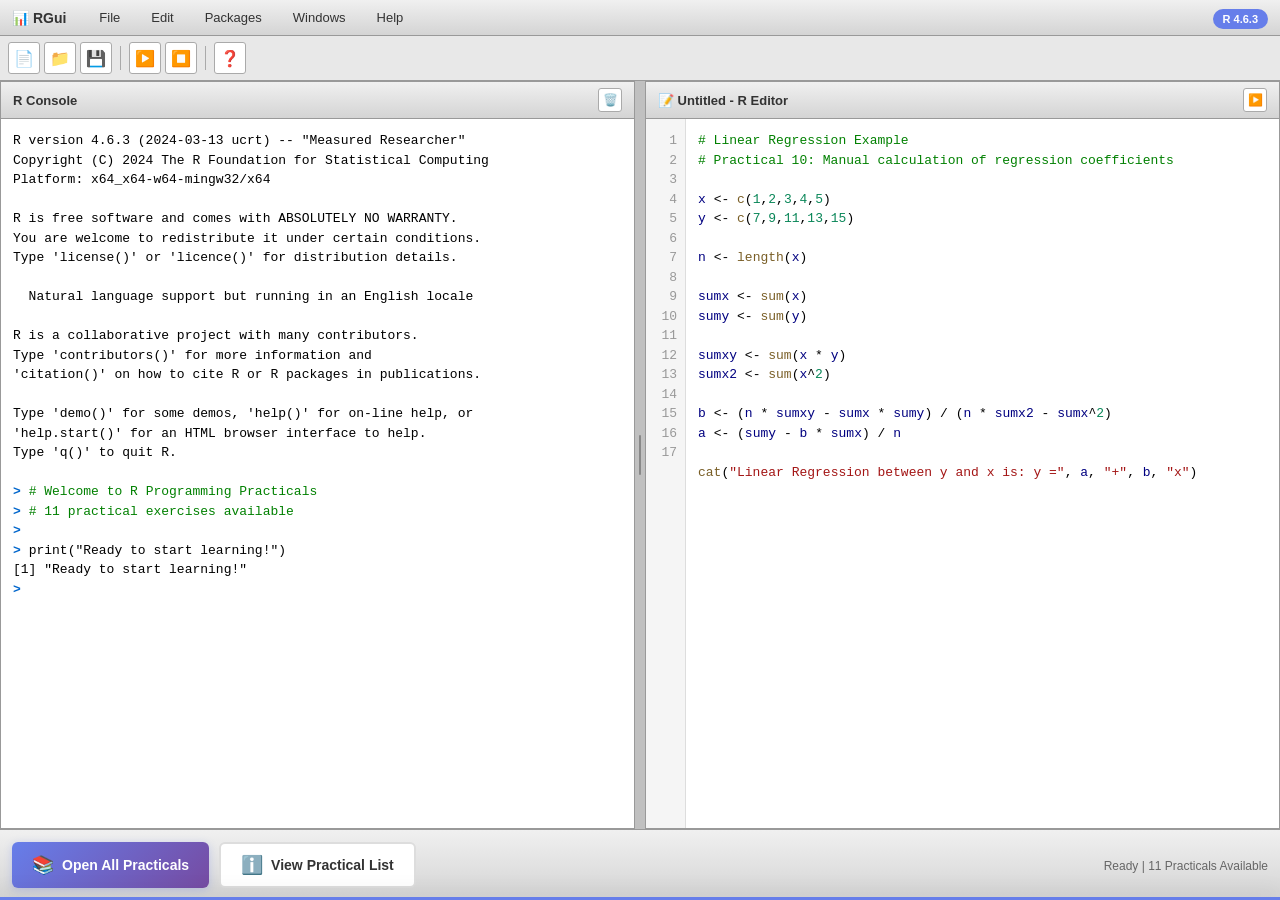
<file: index.html>
<!DOCTYPE html>
<html lang="en">
<head>
    <meta charset="UTF-8">
    <meta name="viewport" content="width=device-width, initial-scale=1.0">
    <title>R Programming IDE - Practicals</title>
    <link rel="stylesheet" href="landing.css">
</head>
<body>
    <div class="ide-container">
        <!-- Top Menu Bar -->
        <div class="menu-bar">
            <div class="menu-left">
                <span class="app-title">📊 RGui</span>
                <span class="menu-item">File</span>
                <span class="menu-item">Edit</span>
                <span class="menu-item">Packages</span>
                <span class="menu-item">Windows</span>
                <span class="menu-item">Help</span>
            </div>
            <div class="menu-right">
                <span class="version-badge">R 4.6.3</span>
            </div>
        </div>

        <!-- Toolbar -->
        <div class="toolbar">
            <button class="tool-btn" title="New Script">📄</button>
            <button class="tool-btn" title="Open">📁</button>
            <button class="tool-btn" title="Save">💾</button>
            <div class="separator"></div>
            <button class="tool-btn" title="Run">▶️</button>
            <button class="tool-btn" title="Stop">⏹️</button>
            <div class="separator"></div>
            <button class="tool-btn" title="Help">❓</button>
        </div>

        <!-- Split Layout -->
        <div class="split-container">
            <!-- Left Side: Console -->
            <div class="console-panel">
                <div class="panel-header">
                    <span class="panel-title">R Console</span>
                    <div class="panel-controls">
                        <button class="panel-btn" title="Clear Console">🗑️</button>
                    </div>
                </div>
                <div class="console-content">
                    <pre class="console-text">R version 4.6.3 (2024-03-13 ucrt) -- "Measured Researcher"
Copyright (C) 2024 The R Foundation for Statistical Computing
Platform: x64_x64-w64-mingw32/x64

R is free software and comes with ABSOLUTELY NO WARRANTY.
You are welcome to redistribute it under certain conditions.
Type 'license()' or 'licence()' for distribution details.

  Natural language support but running in an English locale

R is a collaborative project with many contributors.
Type 'contributors()' for more information and
'citation()' on how to cite R or R packages in publications.

Type 'demo()' for some demos, 'help()' for on-line help, or
'help.start()' for an HTML browser interface to help.
Type 'q()' to quit R.

<span class="prompt">&gt;</span> <span class="comment"># Welcome to R Programming Practicals</span>
<span class="prompt">&gt;</span> <span class="comment"># 11 practical exercises available</span>
<span class="prompt">&gt;</span> 
<span class="prompt">&gt;</span> <span class="code">print("Ready to start learning!")</span>
[1] "Ready to start learning!"
<span class="prompt">&gt;</span> <span class="cursor">█</span></pre>
                </div>
            </div>

            <!-- Resizer -->
            <div class="resizer" id="resizer"></div>

            <!-- Right Side: Editor -->
            <div class="editor-panel">
                <div class="panel-header">
                    <span class="panel-title">📝 Untitled - R Editor</span>
                    <div class="panel-controls">
                        <button class="panel-btn" title="Run Code">▶️</button>
                    </div>
                </div>
                <div class="editor-content">
                    <div class="line-numbers" id="lineNumbers">
                        <span>1</span>
                        <span>2</span>
                        <span>3</span>
                        <span>4</span>
                        <span>5</span>
                        <span>6</span>
                        <span>7</span>
                        <span>8</span>
                        <span>9</span>
                        <span>10</span>
                        <span>11</span>
                        <span>12</span>
                        <span>13</span>
                        <span>14</span>
                        <span>15</span>
                        <span>16</span>
                        <span>17</span>
                    </div>
                    <pre class="code-editor"><span class="comment"># Linear Regression Example</span>
<span class="comment"># Practical 10: Manual calculation of regression coefficients</span>

<span class="variable">x</span> <span class="operator">&lt;-</span> <span class="function">c</span>(<span class="number">1</span>,<span class="number">2</span>,<span class="number">3</span>,<span class="number">4</span>,<span class="number">5</span>)
<span class="variable">y</span> <span class="operator">&lt;-</span> <span class="function">c</span>(<span class="number">7</span>,<span class="number">9</span>,<span class="number">11</span>,<span class="number">13</span>,<span class="number">15</span>)

<span class="variable">n</span> <span class="operator">&lt;-</span> <span class="function">length</span>(<span class="variable">x</span>)

<span class="variable">sumx</span> <span class="operator">&lt;-</span> <span class="function">sum</span>(<span class="variable">x</span>)
<span class="variable">sumy</span> <span class="operator">&lt;-</span> <span class="function">sum</span>(<span class="variable">y</span>)

<span class="variable">sumxy</span> <span class="operator">&lt;-</span> <span class="function">sum</span>(<span class="variable">x</span> <span class="operator">*</span> <span class="variable">y</span>)
<span class="variable">sumx2</span> <span class="operator">&lt;-</span> <span class="function">sum</span>(<span class="variable">x</span><span class="operator">^</span><span class="number">2</span>)

<span class="variable">b</span> <span class="operator">&lt;-</span> (<span class="variable">n</span> <span class="operator">*</span> <span class="variable">sumxy</span> <span class="operator">-</span> <span class="variable">sumx</span> <span class="operator">*</span> <span class="variable">sumy</span>) <span class="operator">/</span> (<span class="variable">n</span> <span class="operator">*</span> <span class="variable">sumx2</span> <span class="operator">-</span> <span class="variable">sumx</span><span class="operator">^</span><span class="number">2</span>)
<span class="variable">a</span> <span class="operator">&lt;-</span> (<span class="variable">sumy</span> <span class="operator">-</span> <span class="variable">b</span> <span class="operator">*</span> <span class="variable">sumx</span>) <span class="operator">/</span> <span class="variable">n</span>

<span class="function">cat</span>(<span class="string">"Linear Regression between y and x is: y ="</span>, <span class="variable">a</span>, <span class="string">"+"</span>, <span class="variable">b</span>, <span class="string">"x"</span>)</pre>
                </div>
            </div>
        </div>

        <!-- Bottom Action Bar -->
        <div class="action-bar">
            <div class="action-left">
                <button class="action-btn primary" onclick="window.location.href='landing.html'">
                    <span class="btn-icon">📚</span>
                    Open All Practicals
                </button>
                <button class="action-btn secondary" onclick="toggleHelp()">
                    <span class="btn-icon">ℹ️</span>
                    View Practical List
                </button>
            </div>
            <div class="action-right">
                <span class="status-text">Ready | 11 Practicals Available</span>
            </div>
        </div>

        <!-- Help Panel (Hidden by default) -->
        <div class="help-panel" id="helpPanel">
            <div class="help-header">
                <h3>📖 Available R Programming Practicals</h3>
                <button class="close-help" onclick="toggleHelp()">×</button>
            </div>
            <div class="help-content">
                <div class="practical-grid">
                    <div class="practical-item">
                        <span class="practical-num">1</span>
                        <span class="practical-name">Basic Syntax & Data Types</span>
                    </div>
                    <div class="practical-item">
                        <span class="practical-num">2</span>
                        <span class="practical-name">Functions & Data Structures</span>
                    </div>
                    <div class="practical-item">
                        <span class="practical-num">3</span>
                        <span class="practical-name">Matrix Operations</span>
                    </div>
                    <div class="practical-item">
                        <span class="practical-num">4</span>
                        <span class="practical-name">Descriptive Statistics</span>
                    </div>
                    <div class="practical-item">
                        <span class="practical-num">5</span>
                        <span class="practical-name">CSV Data Analysis</span>
                    </div>
                    <div class="practical-item">
                        <span class="practical-num">6</span>
                        <span class="practical-name">Skewness Calculation</span>
                    </div>
                    <div class="practical-item">
                        <span class="practical-num">7</span>
                        <span class="practical-name">Hypothesis Testing</span>
                    </div>
                    <div class="practical-item">
                        <span class="practical-num">8A</span>
                        <span class="practical-name">Binomial Distribution</span>
                    </div>
                    <div class="practical-item">
                        <span class="practical-num">8B</span>
                        <span class="practical-name">Normal Distribution</span>
                    </div>
                    <div class="practical-item">
                        <span class="practical-num">9</span>
                        <span class="practical-name">Correlation & Regression</span>
                    </div>
                    <div class="practical-item">
                        <span class="practical-num">10</span>
                        <span class="practical-name">Manual Regression Calculation</span>
                    </div>
                </div>
            </div>
        </div>
    </div>

    <script src="landing.js"></script>
</body>
</html>
</file>
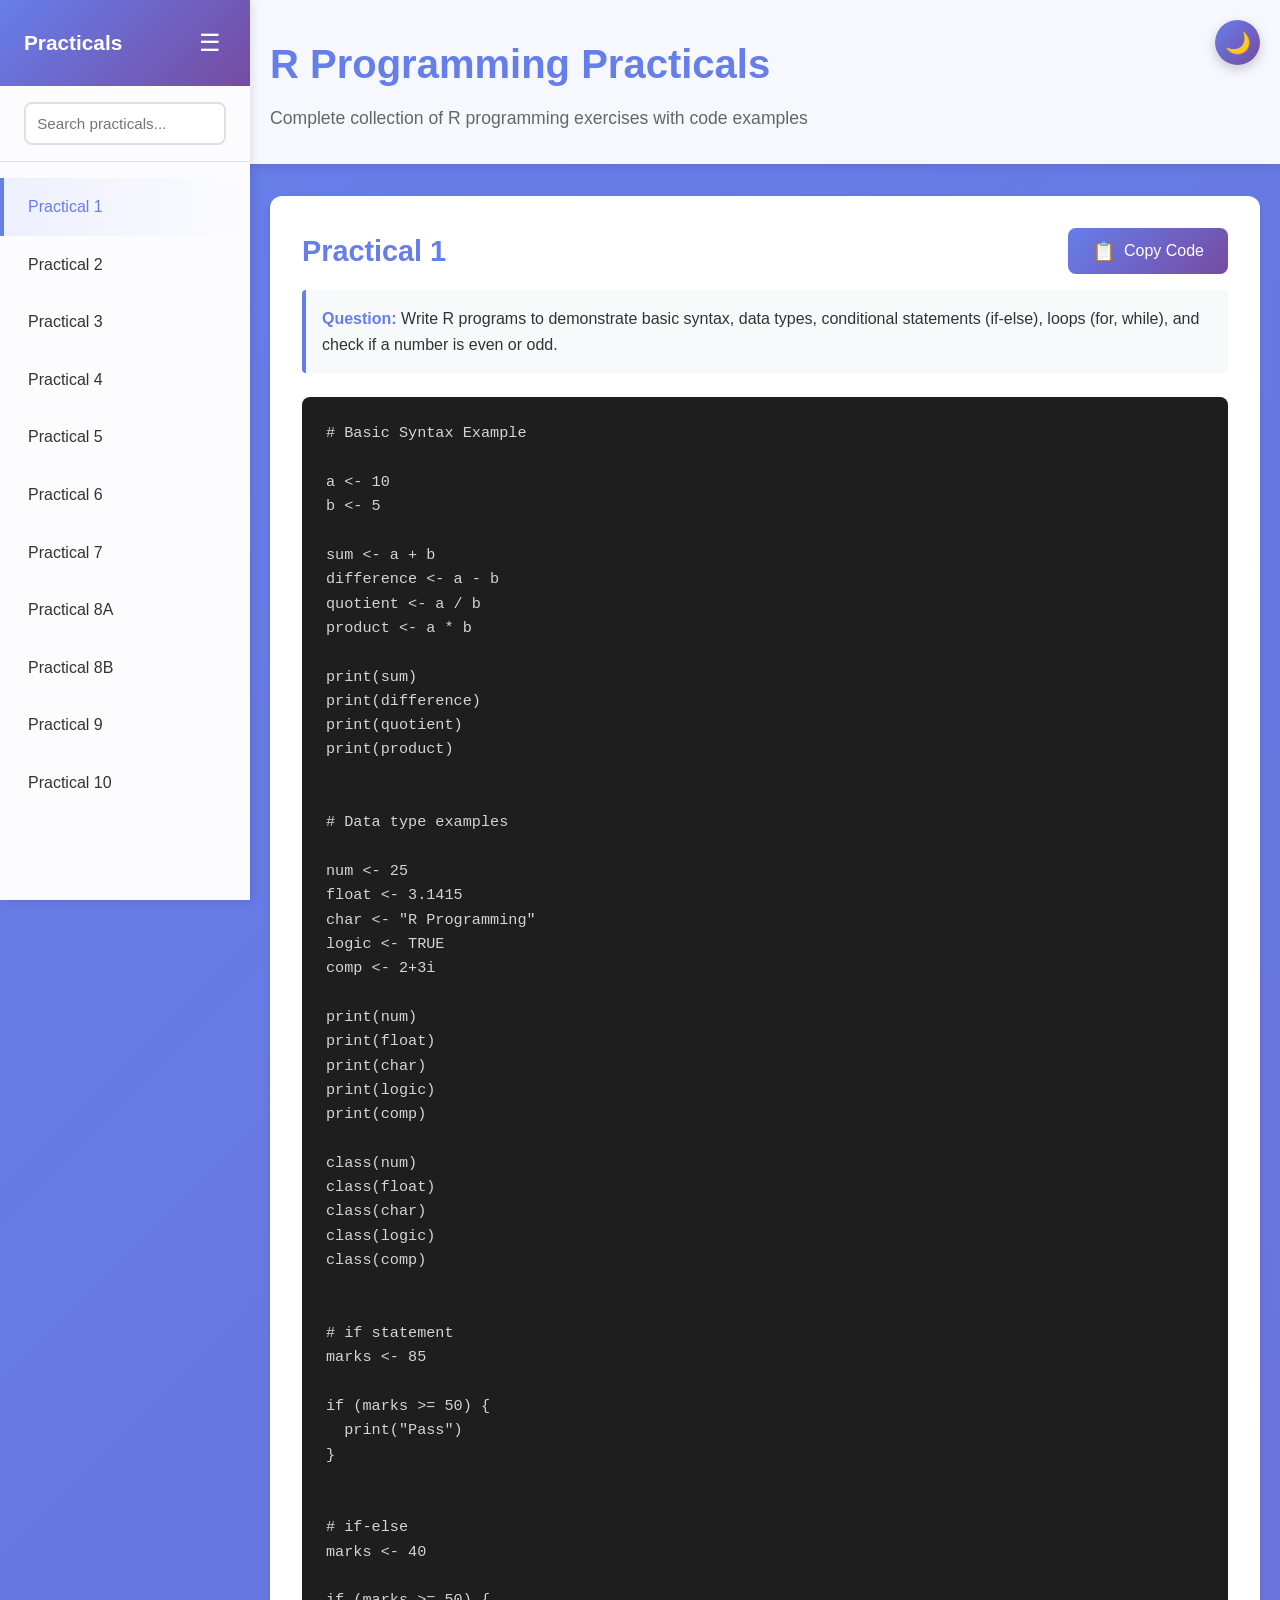
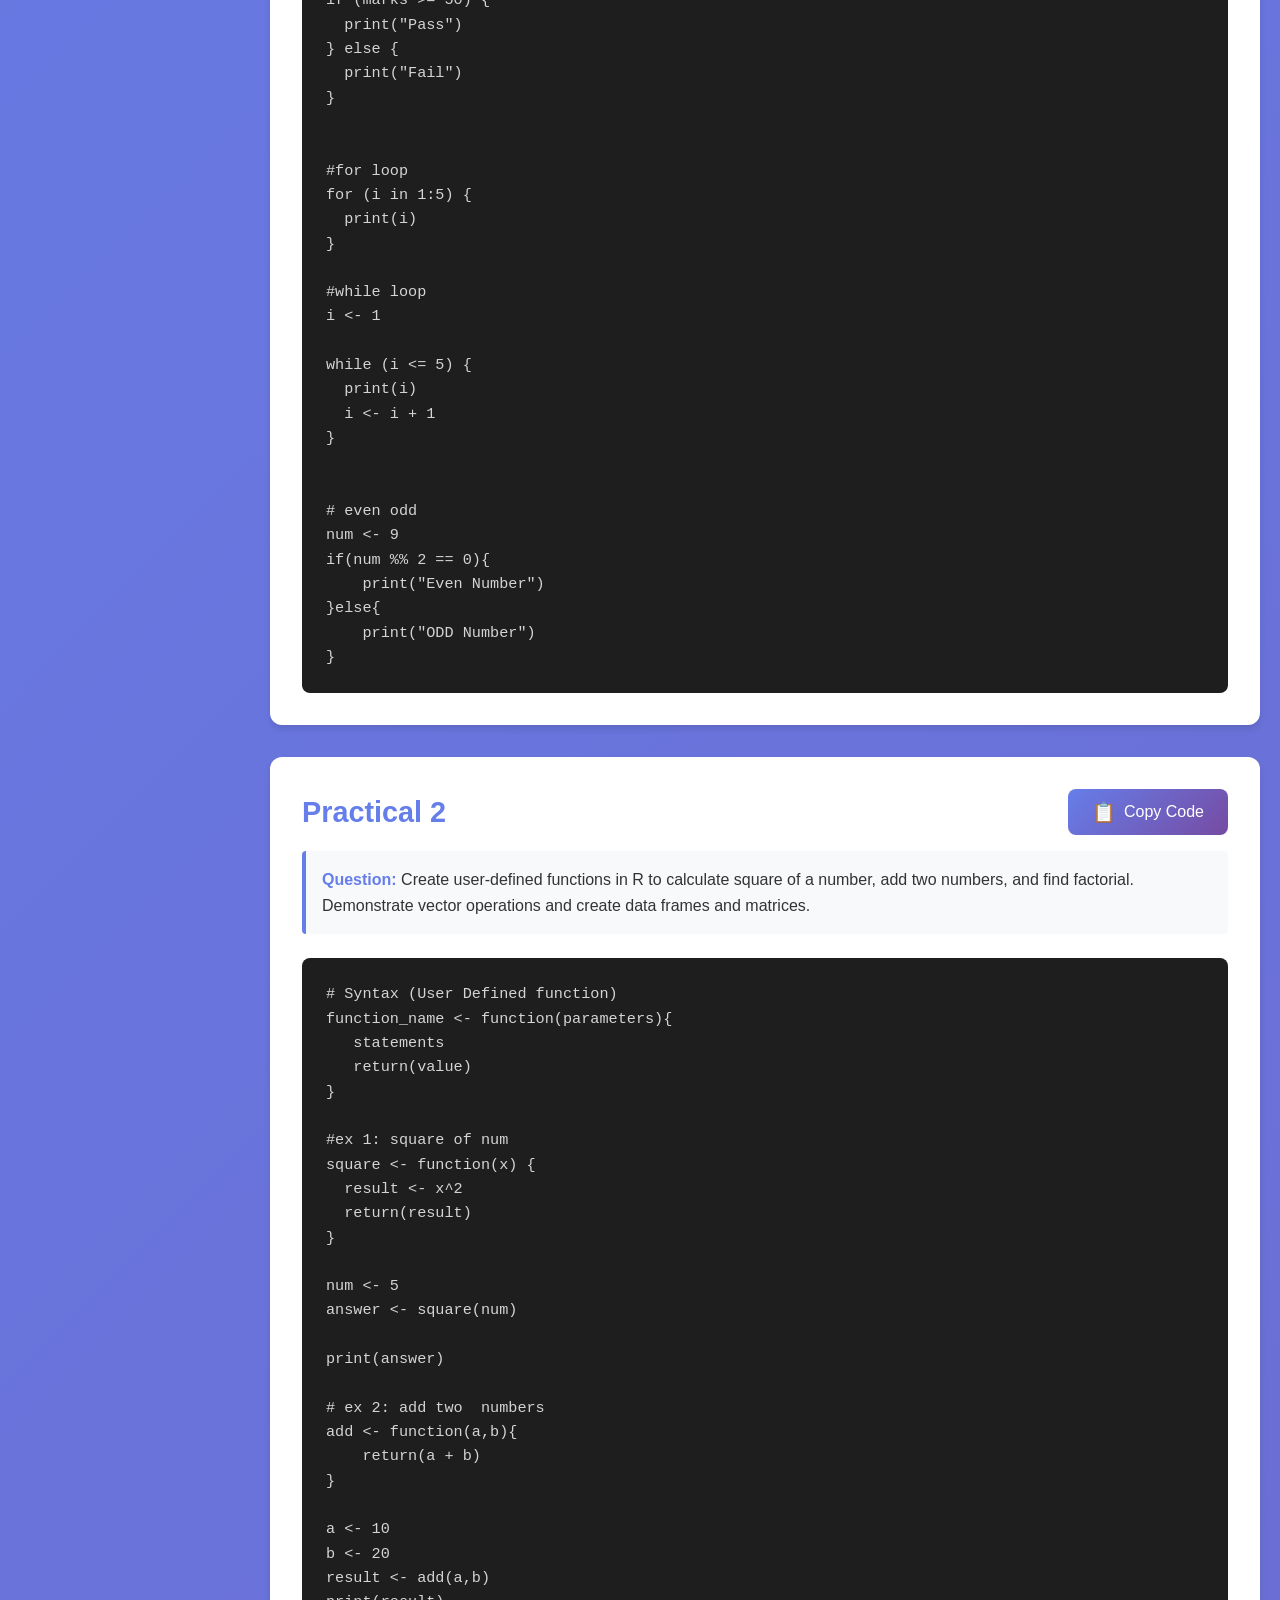
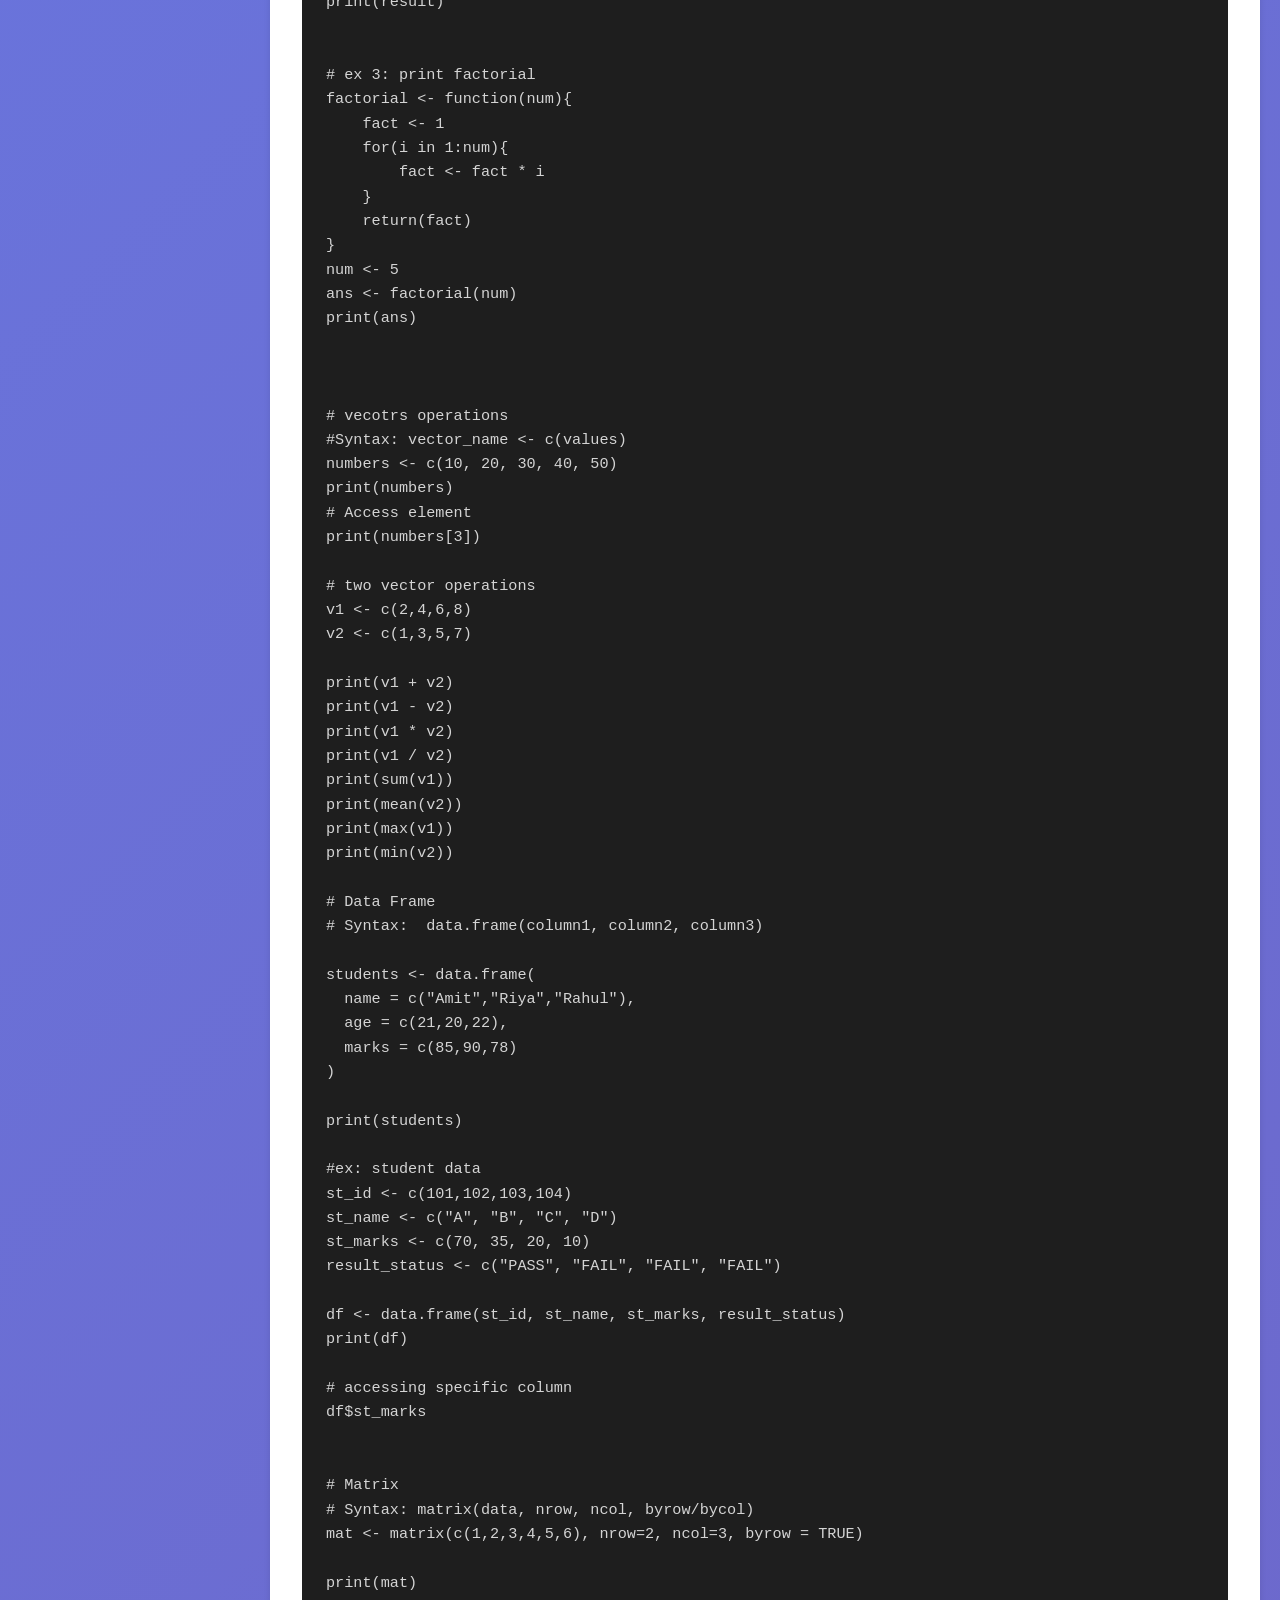
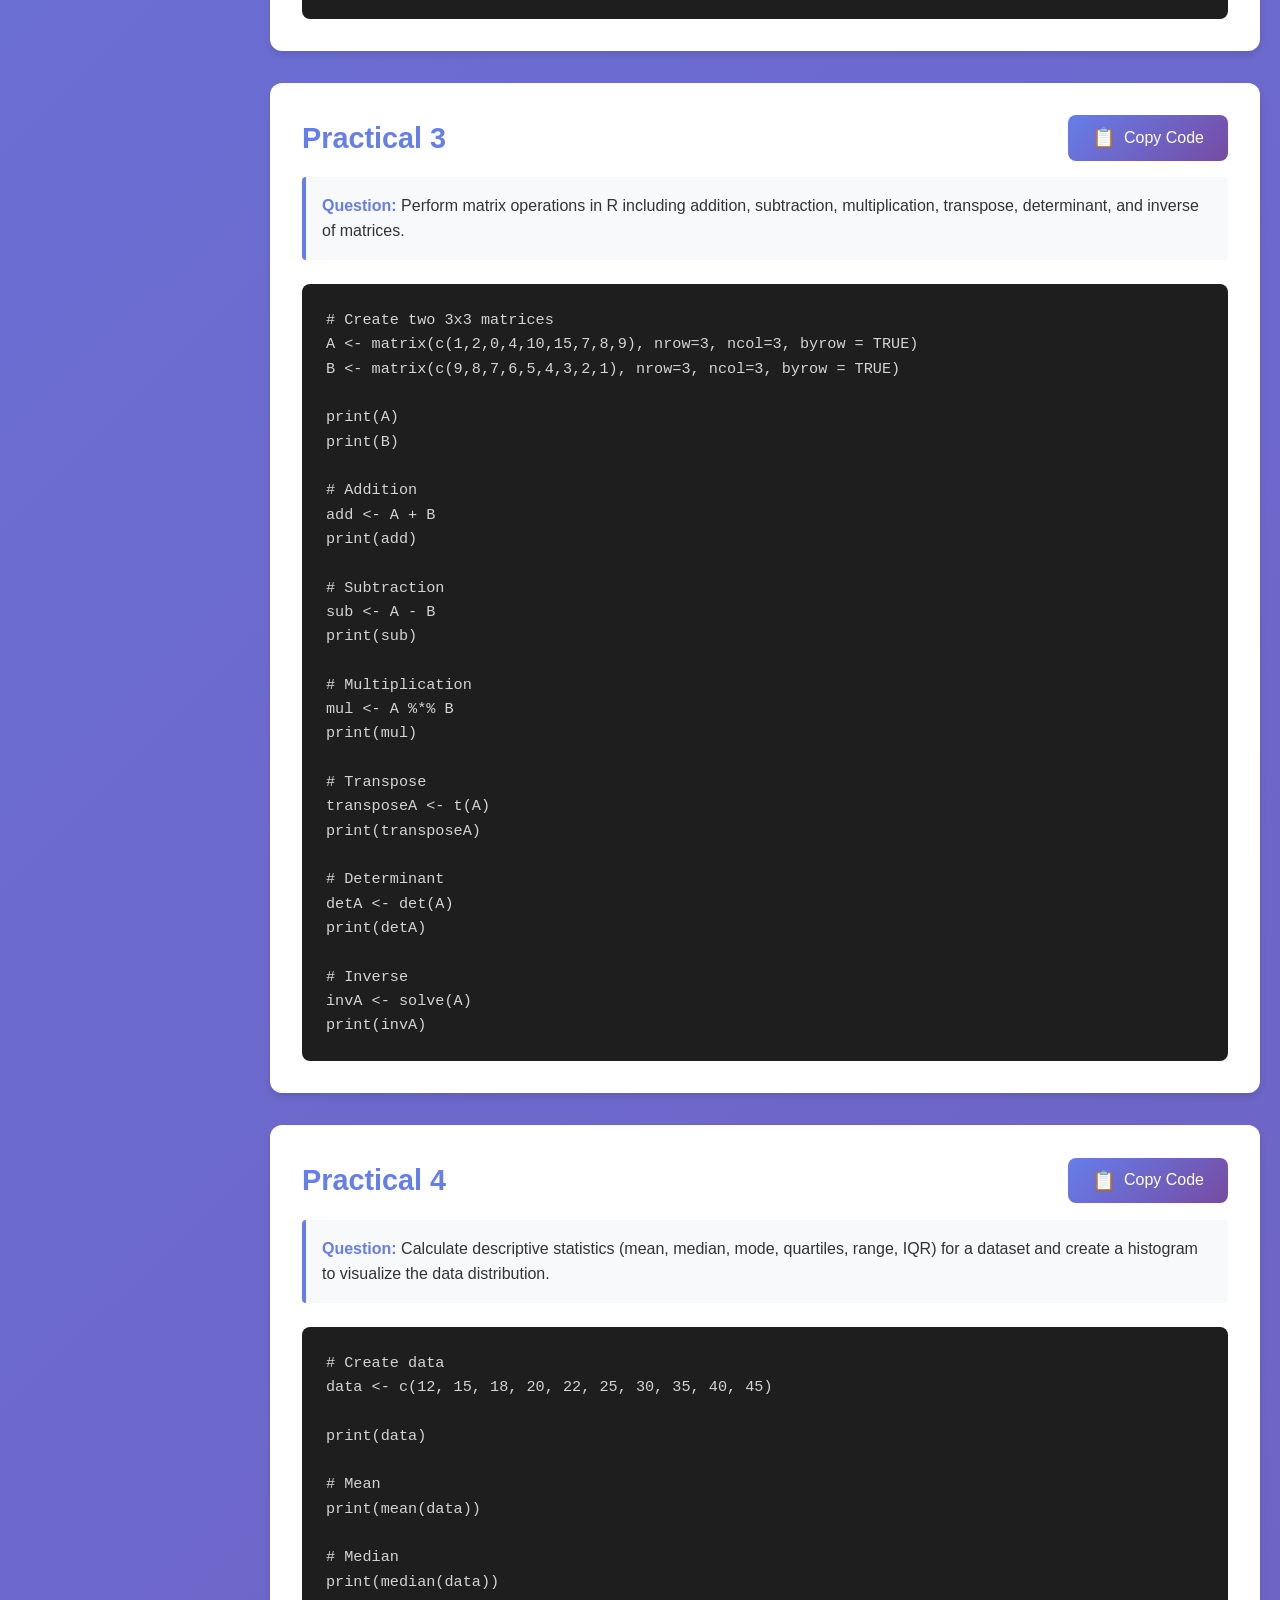
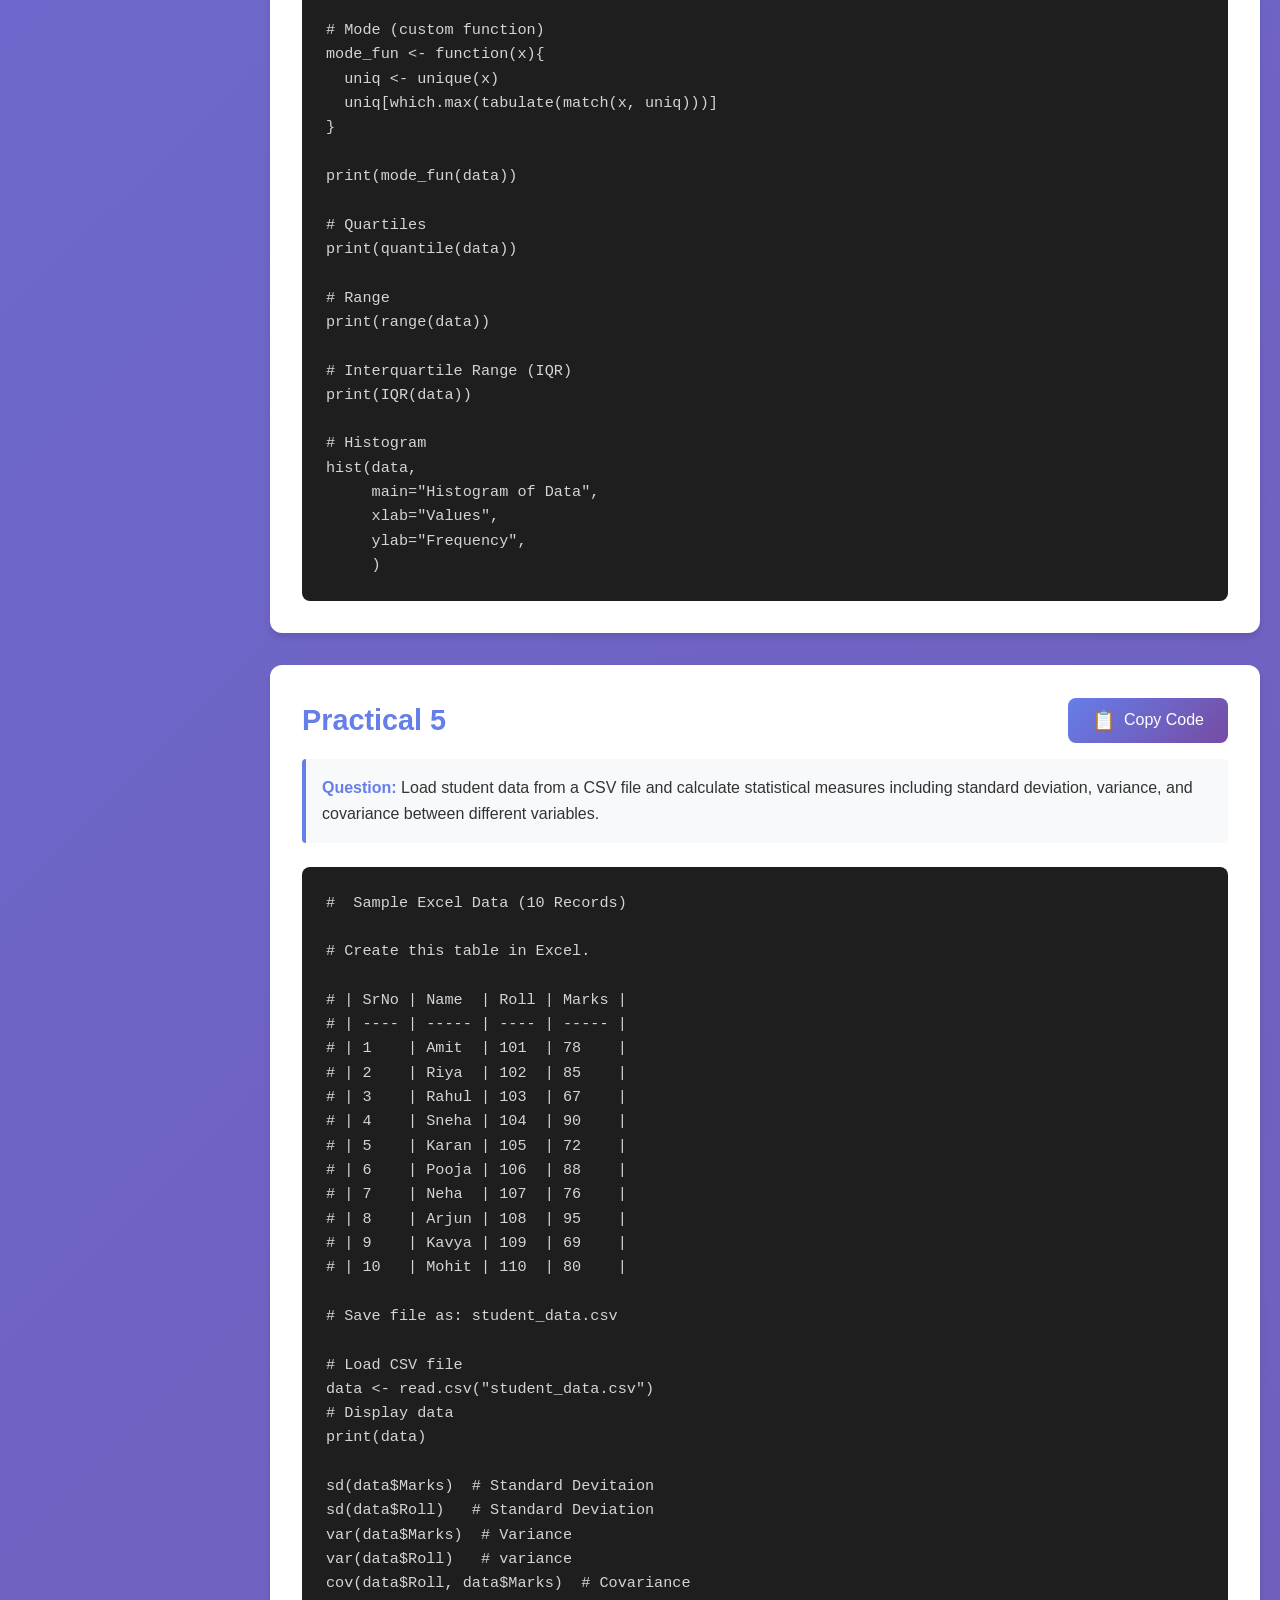
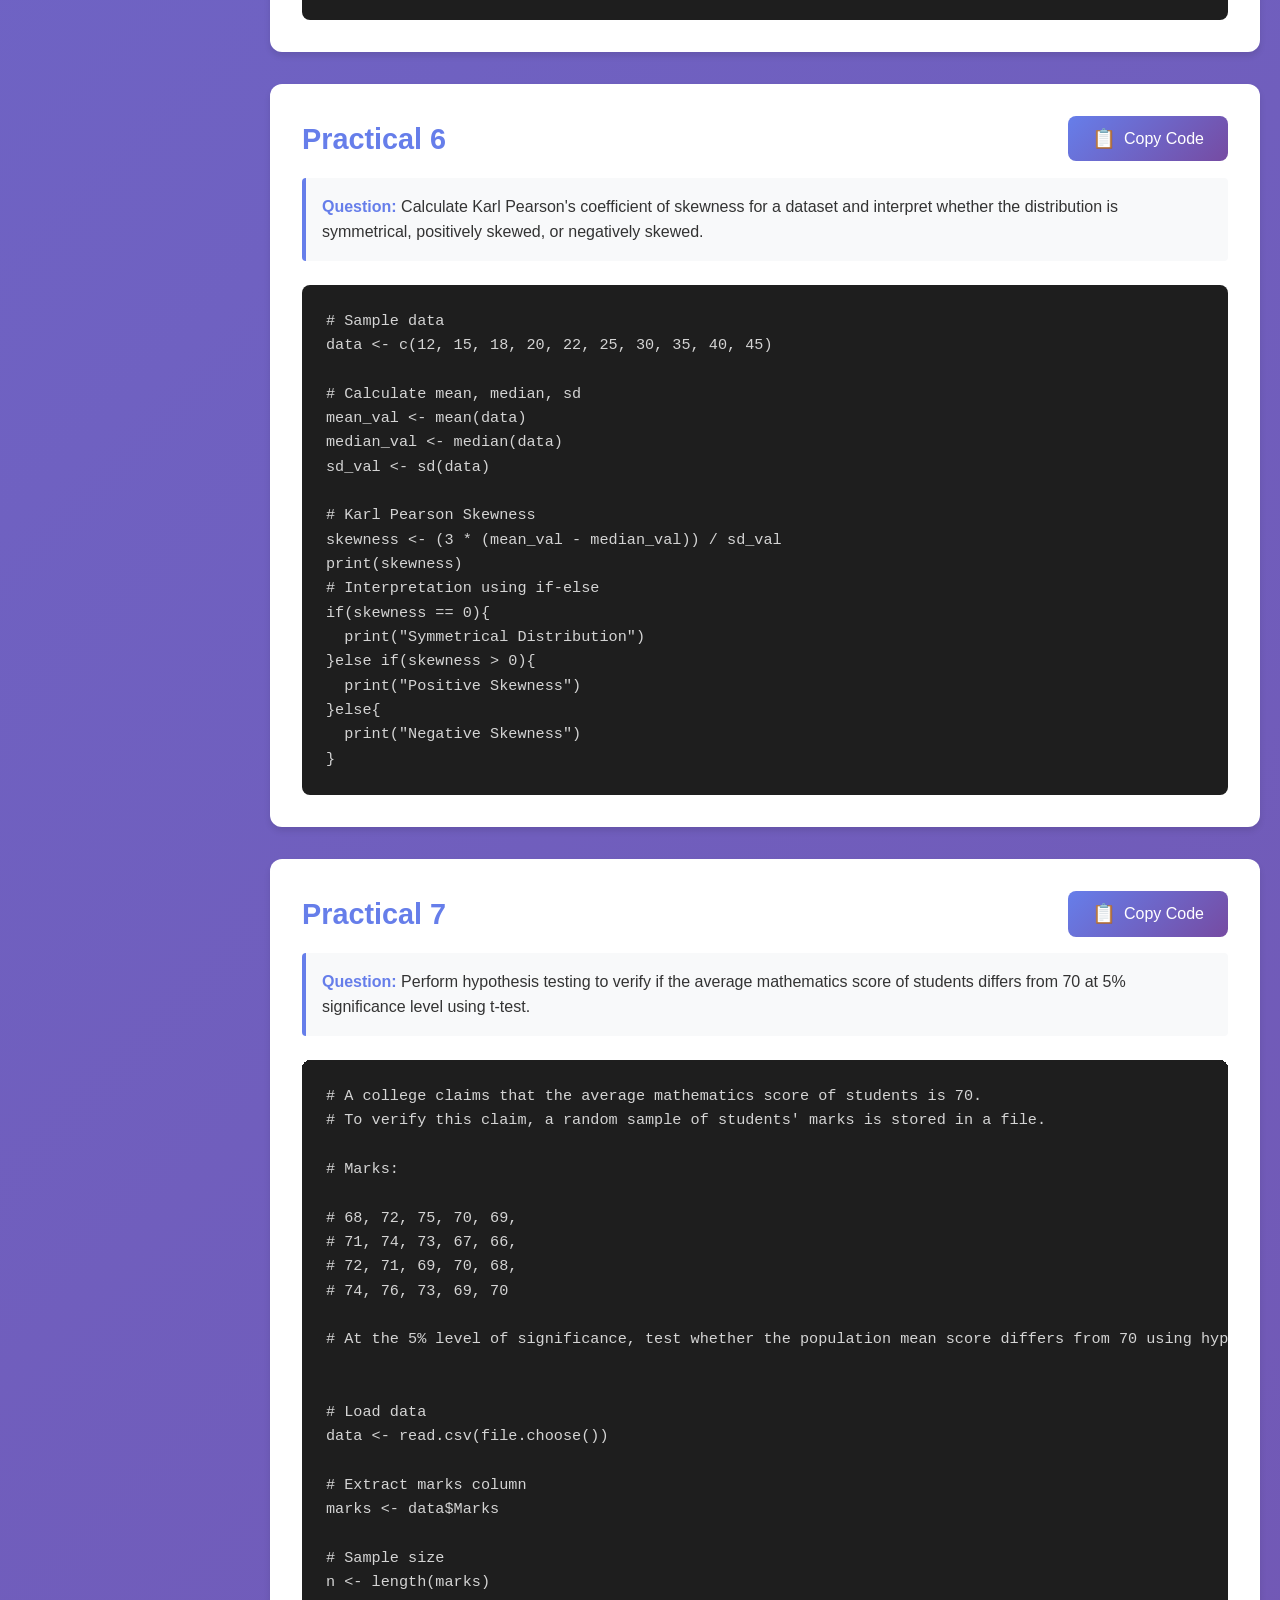
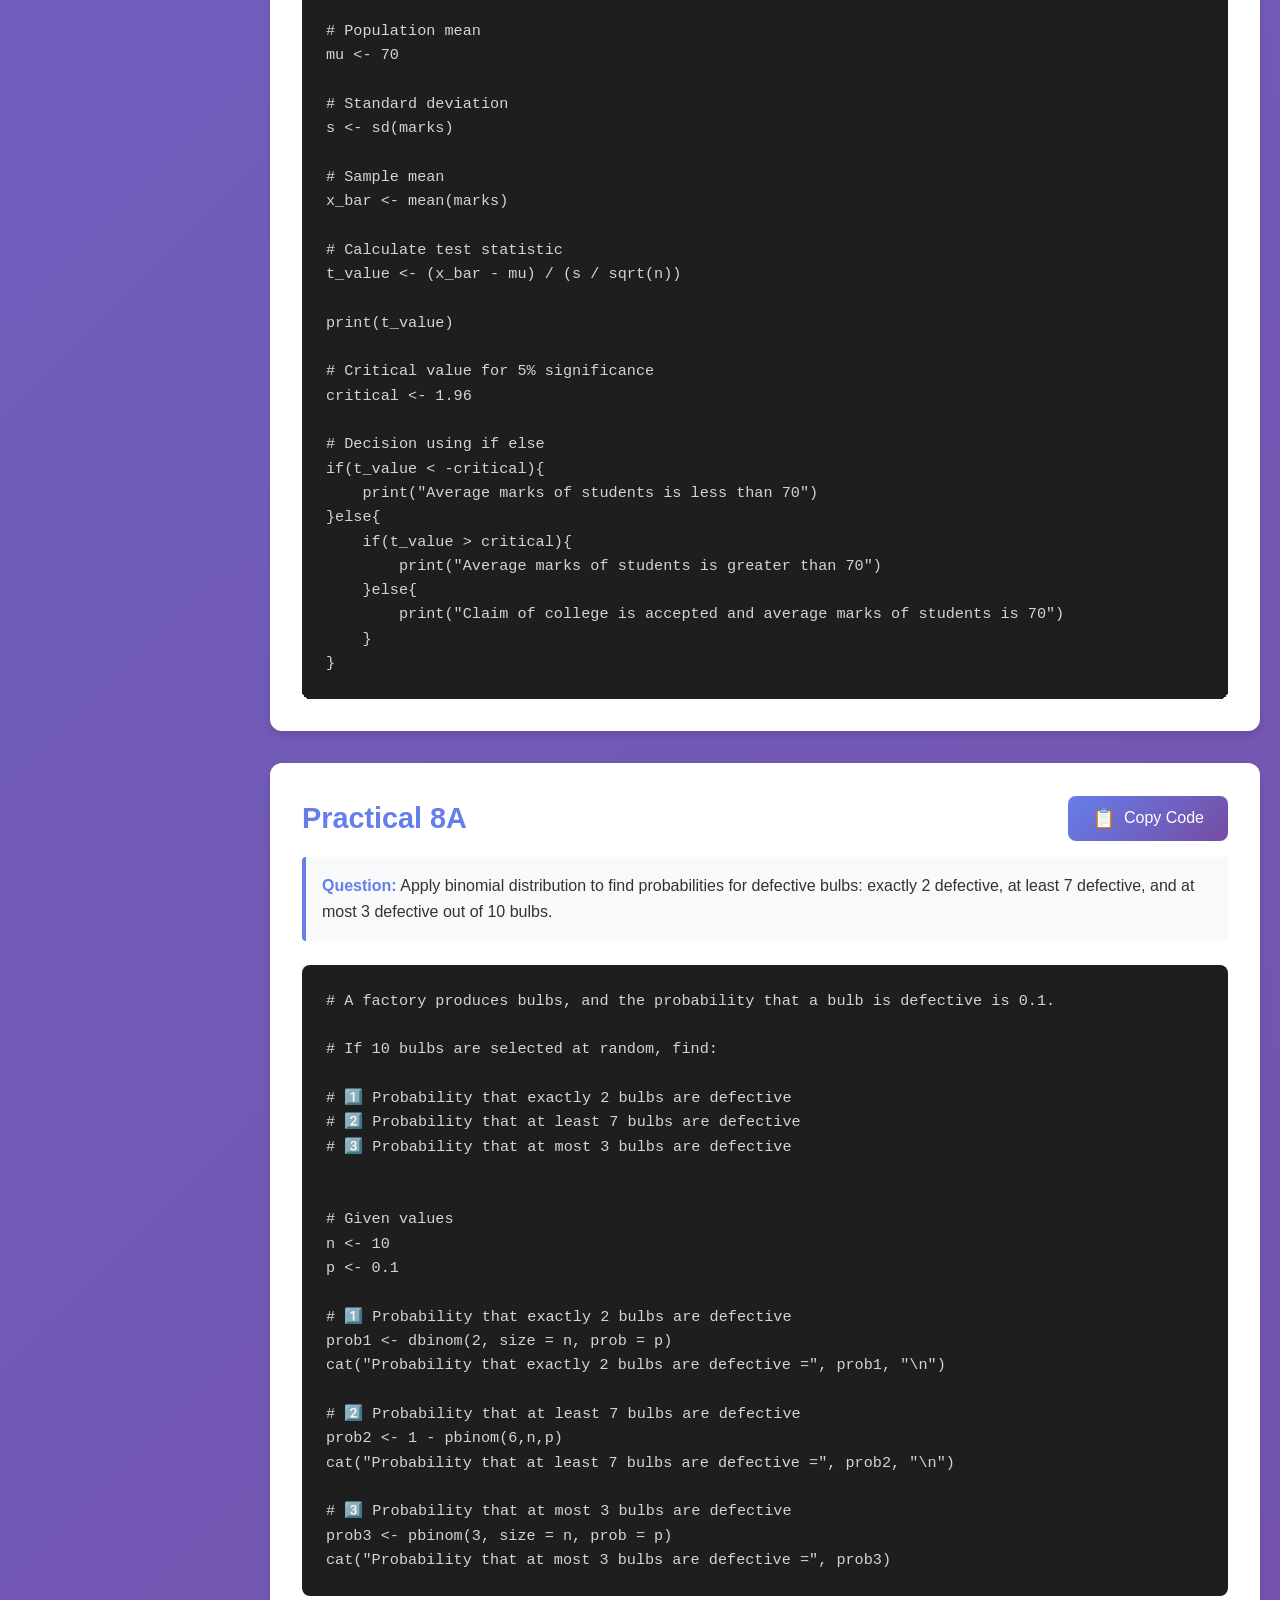
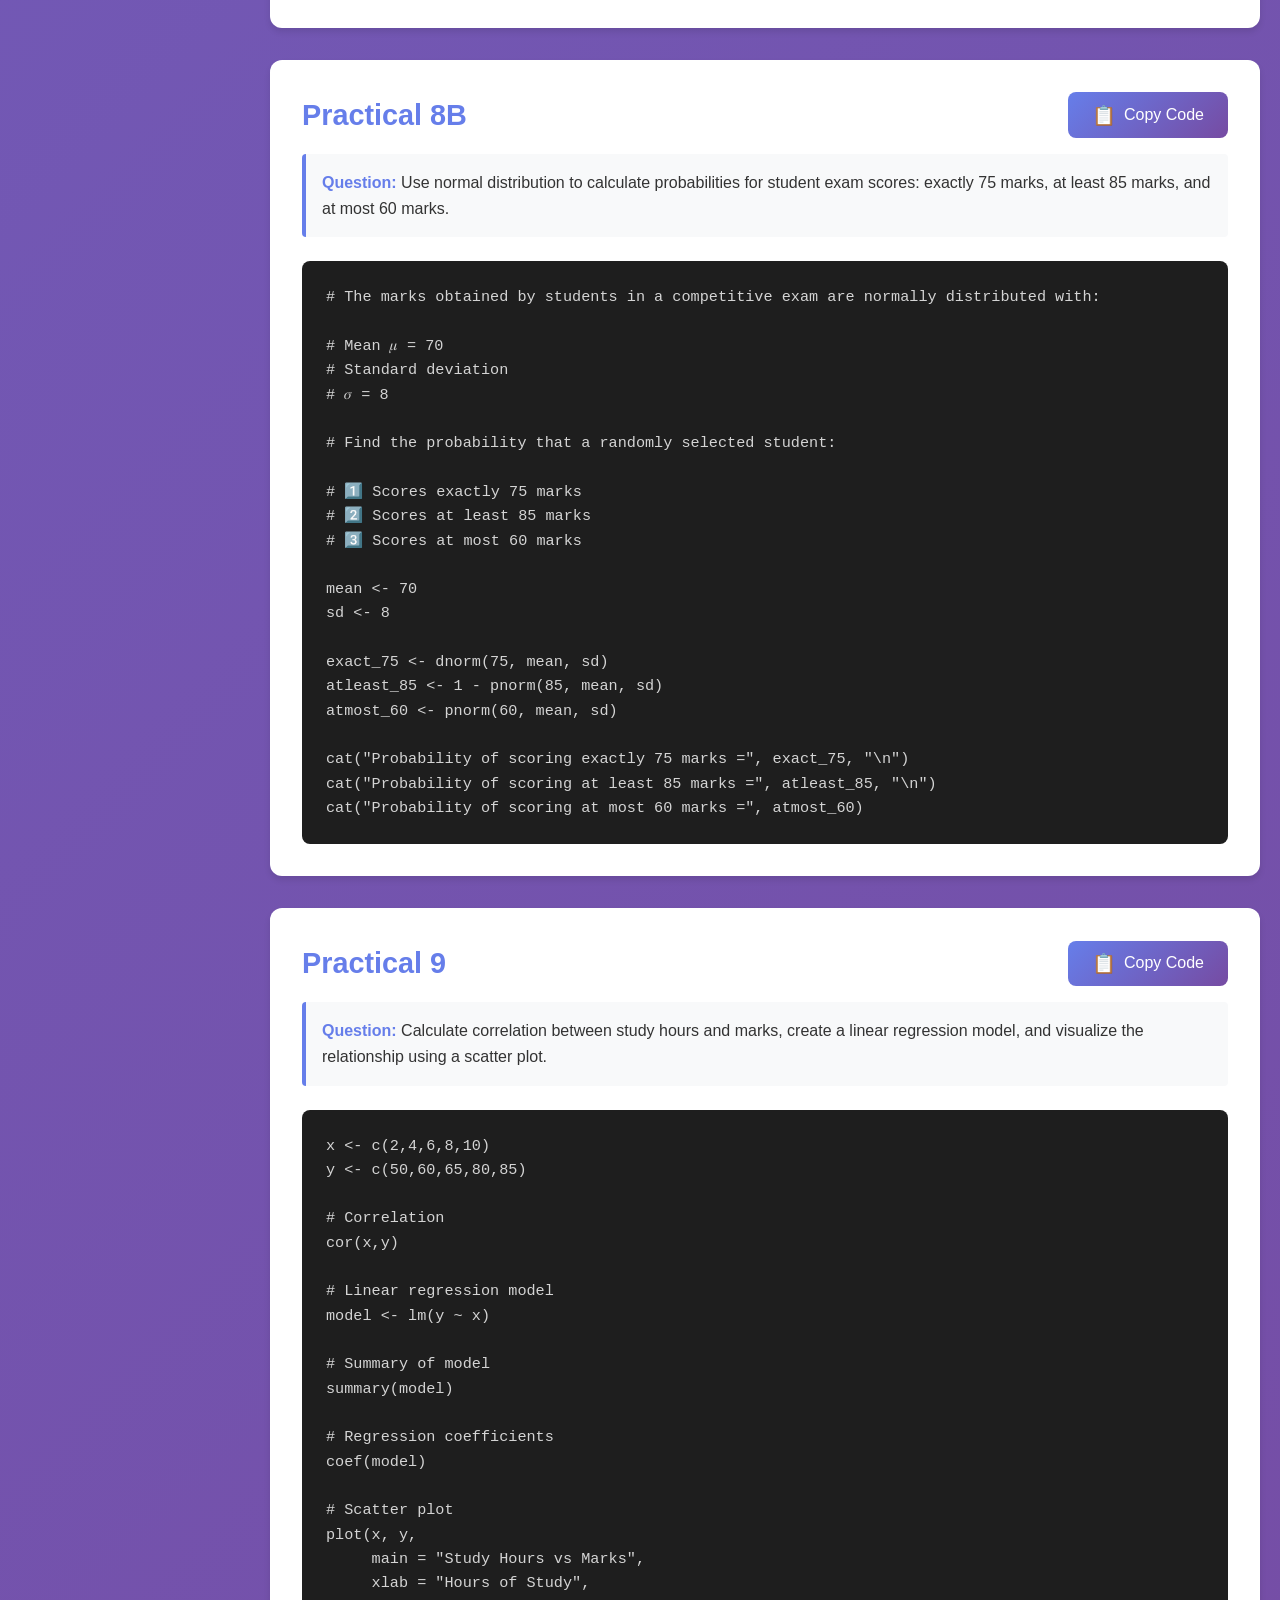
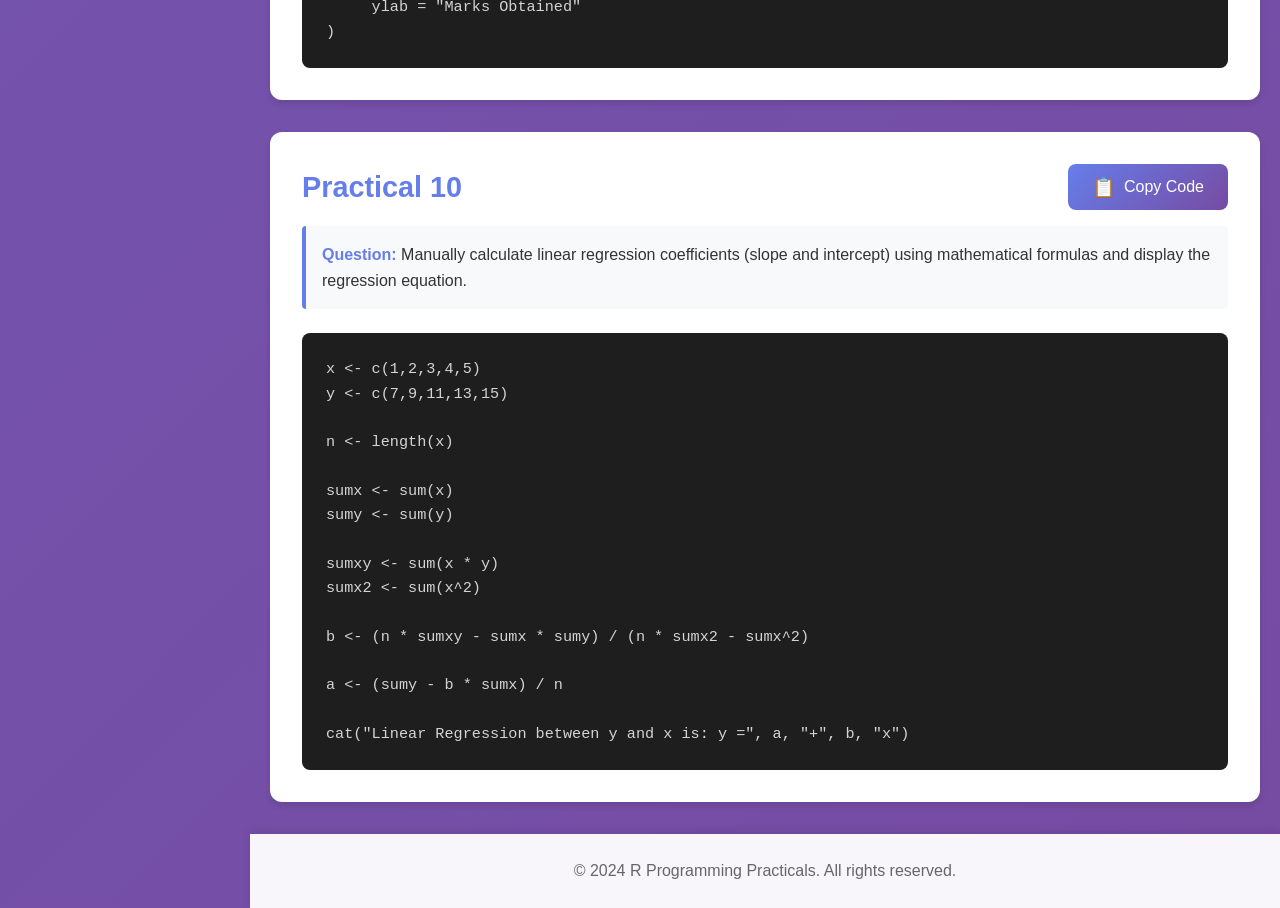
<file: landing.html>
<!DOCTYPE html>
<html lang="en">
<head>
    <meta charset="UTF-8">
    <meta name="viewport" content="width=device-width, initial-scale=1.0">
    <title>R Programming Practicals</title>
    <link rel="stylesheet" href="styles.css">
</head>
<body>
    <!-- Progress Bar -->
    <div class="progress-bar" id="progressBar"></div>

    <!-- Theme Toggle Button -->
    <button class="theme-toggle" id="themeToggle" title="Toggle Dark Mode">🌙</button>

    <!-- Sidebar Navigation -->
    <aside class="sidebar" id="sidebar">
        <div class="sidebar-header">
            <h3>Practicals</h3>
            <button class="toggle-btn" id="toggleBtn">☰</button>
        </div>
        <div class="search-container">
            <input type="text" class="search-box" id="searchBox" placeholder="Search practicals...">
        </div>
        <nav class="sidebar-nav">
            <a href="#practical1" class="nav-link" data-practical="practical 1 basic syntax">Practical 1</a>
            <a href="#practical2" class="nav-link" data-practical="practical 2 functions data">Practical 2</a>
            <a href="#practical3" class="nav-link" data-practical="practical 3 matrix operations">Practical 3</a>
            <a href="#practical4" class="nav-link" data-practical="practical 4 statistics">Practical 4</a>
            <a href="#practical5" class="nav-link" data-practical="practical 5 csv analysis">Practical 5</a>
            <a href="#practical6" class="nav-link" data-practical="practical 6 skewness">Practical 6</a>
            <a href="#practical7" class="nav-link" data-practical="practical 7 hypothesis testing">Practical 7</a>
            <a href="#practical8a" class="nav-link" data-practical="practical 8a binomial distribution">Practical 8A</a>
            <a href="#practical8b" class="nav-link" data-practical="practical 8b normal distribution">Practical 8B</a>
            <a href="#practical9" class="nav-link" data-practical="practical 9 correlation">Practical 9</a>
            <a href="#practical10" class="nav-link" data-practical="practical 10 regression">Practical 10</a>
        </nav>
    </aside>

    <header>
        <div class="container">
            <h1>R Programming Practicals</h1>
            <p>Complete collection of R programming exercises with code examples</p>
        </div>
    </header>

    <main class="container main-content">
        <!-- Practical 1 -->
        <section class="practical-card" id="practical1">
            <div class="practical-header">
                <h2>Practical 1</h2>
                <button class="copy-btn" onclick="copyCode('code1')">
                    <span class="copy-icon">📋</span> Copy Code
                </button>
            </div>
            <div class="question">
                <strong>Question:</strong> Write R programs to demonstrate basic syntax, data types, conditional statements (if-else), loops (for, while), and check if a number is even or odd.
            </div>
            <pre><code id="code1" class="clickable-code" onclick="copyCodeOnClick('code1')"># Basic Syntax Example

a <- 10
b <- 5

sum <- a + b
difference <- a - b
quotient <- a / b
product <- a * b

print(sum)
print(difference)
print(quotient)
print(product)


# Data type examples

num <- 25
float <- 3.1415
char <- "R Programming"
logic <- TRUE
comp <- 2+3i

print(num)
print(float)
print(char)
print(logic)
print(comp)

class(num)
class(float)
class(char)
class(logic)
class(comp)


# if statement
marks <- 85

if (marks >= 50) {
  print("Pass")
}


# if-else
marks <- 40

if (marks >= 50) {
  print("Pass")
} else {
  print("Fail")
}


#for loop
for (i in 1:5) {
  print(i)
}

#while loop
i <- 1

while (i <= 5) {
  print(i)
  i <- i + 1
}


# even odd
num <- 9
if(num %% 2 == 0){
    print("Even Number")
}else{
    print("ODD Number")
}
</code></pre>
        </section>

        <!-- Practical 2 -->
        <section class="practical-card" id="practical2">
            <div class="practical-header">
                <h2>Practical 2</h2>
                <button class="copy-btn" onclick="copyCode('code2')">
                    <span class="copy-icon">📋</span> Copy Code
                </button>
            </div>
            <div class="question">
                <strong>Question:</strong> Create user-defined functions in R to calculate square of a number, add two numbers, and find factorial. Demonstrate vector operations and create data frames and matrices.
            </div>
            <pre><code id="code2" class="clickable-code" onclick="copyCodeOnClick('code2')"># Syntax (User Defined function)
function_name <- function(parameters){
   statements
   return(value)
}

#ex 1: square of num
square <- function(x) {
  result <- x^2
  return(result)
}

num <- 5
answer <- square(num)

print(answer)

# ex 2: add two  numbers
add <- function(a,b){
    return(a + b)
}

a <- 10
b <- 20
result <- add(a,b)
print(result)


# ex 3: print factorial
factorial <- function(num){
    fact <- 1
    for(i in 1:num){
        fact <- fact * i
    }
    return(fact)
}
num <- 5
ans <- factorial(num)
print(ans)



# vecotrs operations
#Syntax: vector_name <- c(values)
numbers <- c(10, 20, 30, 40, 50)
print(numbers)
# Access element
print(numbers[3])

# two vector operations
v1 <- c(2,4,6,8)
v2 <- c(1,3,5,7)

print(v1 + v2)
print(v1 - v2)
print(v1 * v2)
print(v1 / v2)
print(sum(v1))
print(mean(v2))
print(max(v1))
print(min(v2))

# Data Frame
# Syntax:  data.frame(column1, column2, column3)

students <- data.frame(
  name = c("Amit","Riya","Rahul"),
  age = c(21,20,22),
  marks = c(85,90,78)
)

print(students)

#ex: student data
st_id <- c(101,102,103,104)
st_name <- c("A", "B", "C", "D")
st_marks <- c(70, 35, 20, 10)
result_status <- c("PASS", "FAIL", "FAIL", "FAIL")

df <- data.frame(st_id, st_name, st_marks, result_status)
print(df)

# accessing specific column
df$st_marks


# Matrix
# Syntax: matrix(data, nrow, ncol, byrow/bycol)
mat <- matrix(c(1,2,3,4,5,6), nrow=2, ncol=3, byrow = TRUE)

print(mat)
</code></pre>
        </section>

        <!-- Practical 3 -->
        <section class="practical-card" id="practical3">
            <div class="practical-header">
                <h2>Practical 3</h2>
                <button class="copy-btn" onclick="copyCode('code3')">
                    <span class="copy-icon">📋</span> Copy Code
                </button>
            </div>
            <div class="question">
                <strong>Question:</strong> Perform matrix operations in R including addition, subtraction, multiplication, transpose, determinant, and inverse of matrices.
            </div>
            <pre><code id="code3" class="clickable-code" onclick="copyCodeOnClick('code3')"># Create two 3x3 matrices
A <- matrix(c(1,2,0,4,10,15,7,8,9), nrow=3, ncol=3, byrow = TRUE)
B <- matrix(c(9,8,7,6,5,4,3,2,1), nrow=3, ncol=3, byrow = TRUE)

print(A)
print(B)

# Addition
add <- A + B
print(add)

# Subtraction
sub <- A - B
print(sub)

# Multiplication
mul <- A %*% B
print(mul)

# Transpose
transposeA <- t(A)
print(transposeA)

# Determinant
detA <- det(A)
print(detA)

# Inverse
invA <- solve(A)
print(invA)
</code></pre>
        </section>

        <!-- Practical 4 -->
        <section class="practical-card" id="practical4">
            <div class="practical-header">
                <h2>Practical 4</h2>
                <button class="copy-btn" onclick="copyCode('code4')">
                    <span class="copy-icon">📋</span> Copy Code
                </button>
            </div>
            <div class="question">
                <strong>Question:</strong> Calculate descriptive statistics (mean, median, mode, quartiles, range, IQR) for a dataset and create a histogram to visualize the data distribution.
            </div>
            <pre><code id="code4" class="clickable-code" onclick="copyCodeOnClick('code4')"># Create data
data <- c(12, 15, 18, 20, 22, 25, 30, 35, 40, 45)

print(data)

# Mean
print(mean(data))

# Median
print(median(data))

# Mode (custom function)
mode_fun <- function(x){
  uniq <- unique(x)
  uniq[which.max(tabulate(match(x, uniq)))]
}

print(mode_fun(data))

# Quartiles
print(quantile(data))

# Range
print(range(data))

# Interquartile Range (IQR)
print(IQR(data))

# Histogram
hist(data,
     main="Histogram of Data",
     xlab="Values",
     ylab="Frequency",
     )
</code></pre>
        </section>

        <!-- Practical 5 -->
        <section class="practical-card" id="practical5">
            <div class="practical-header">
                <h2>Practical 5</h2>
                <button class="copy-btn" onclick="copyCode('code5')">
                    <span class="copy-icon">📋</span> Copy Code
                </button>
            </div>
            <div class="question">
                <strong>Question:</strong> Load student data from a CSV file and calculate statistical measures including standard deviation, variance, and covariance between different variables.
            </div>
            <pre><code id="code5" class="clickable-code" onclick="copyCodeOnClick('code5')">#  Sample Excel Data (10 Records)

# Create this table in Excel.

# | SrNo | Name  | Roll | Marks |
# | ---- | ----- | ---- | ----- |
# | 1    | Amit  | 101  | 78    |
# | 2    | Riya  | 102  | 85    |
# | 3    | Rahul | 103  | 67    |
# | 4    | Sneha | 104  | 90    |
# | 5    | Karan | 105  | 72    |
# | 6    | Pooja | 106  | 88    |
# | 7    | Neha  | 107  | 76    |
# | 8    | Arjun | 108  | 95    |
# | 9    | Kavya | 109  | 69    |
# | 10   | Mohit | 110  | 80    |

# Save file as: student_data.csv

# Load CSV file
data <- read.csv("student_data.csv")
# Display data
print(data)

sd(data$Marks)  # Standard Devitaion
sd(data$Roll)   # Standard Deviation
var(data$Marks)  # Variance
var(data$Roll)   # variance
cov(data$Roll, data$Marks)  # Covariance
</code></pre>
        </section>

        <!-- Practical 6 -->
        <section class="practical-card" id="practical6">
            <div class="practical-header">
                <h2>Practical 6</h2>
                <button class="copy-btn" onclick="copyCode('code6')">
                    <span class="copy-icon">📋</span> Copy Code
                </button>
            </div>
            <div class="question">
                <strong>Question:</strong> Calculate Karl Pearson's coefficient of skewness for a dataset and interpret whether the distribution is symmetrical, positively skewed, or negatively skewed.
            </div>
            <pre><code id="code6" class="clickable-code" onclick="copyCodeOnClick('code6')"># Sample data
data <- c(12, 15, 18, 20, 22, 25, 30, 35, 40, 45)

# Calculate mean, median, sd
mean_val <- mean(data)
median_val <- median(data)
sd_val <- sd(data)

# Karl Pearson Skewness
skewness <- (3 * (mean_val - median_val)) / sd_val
print(skewness)
# Interpretation using if-else
if(skewness == 0){
  print("Symmetrical Distribution")
}else if(skewness > 0){
  print("Positive Skewness")
}else{
  print("Negative Skewness")
}
</code></pre>
        </section>

        <!-- Practical 7 -->
        <section class="practical-card" id="practical7">
            <div class="practical-header">
                <h2>Practical 7</h2>
                <button class="copy-btn" onclick="copyCode('code7')">
                    <span class="copy-icon">📋</span> Copy Code
                </button>
            </div>
            <div class="question">
                <strong>Question:</strong> Perform hypothesis testing to verify if the average mathematics score of students differs from 70 at 5% significance level using t-test.
            </div>
            <pre><code id="code7" class="clickable-code" onclick="copyCodeOnClick('code7')"># A college claims that the average mathematics score of students is 70.
# To verify this claim, a random sample of students' marks is stored in a file.

# Marks:

# 68, 72, 75, 70, 69,
# 71, 74, 73, 67, 66,
# 72, 71, 69, 70, 68,
# 74, 76, 73, 69, 70

# At the 5% level of significance, test whether the population mean score differs from 70 using hypothesis testing.


# Load data
data <- read.csv(file.choose())

# Extract marks column
marks <- data$Marks

# Sample size
n <- length(marks)

# Population mean
mu <- 70

# Standard deviation
s <- sd(marks)

# Sample mean
x_bar <- mean(marks)

# Calculate test statistic
t_value <- (x_bar - mu) / (s / sqrt(n))

print(t_value)

# Critical value for 5% significance
critical <- 1.96

# Decision using if else
if(t_value < -critical){
    print("Average marks of students is less than 70")
}else{
    if(t_value > critical){
        print("Average marks of students is greater than 70")
    }else{
        print("Claim of college is accepted and average marks of students is 70")
    }
}
</code></pre>
        </section>

        <!-- Practical 8A -->
        <section class="practical-card" id="practical8a">
            <div class="practical-header">
                <h2>Practical 8A</h2>
                <button class="copy-btn" onclick="copyCode('code8a')">
                    <span class="copy-icon">📋</span> Copy Code
                </button>
            </div>
            <div class="question">
                <strong>Question:</strong> Apply binomial distribution to find probabilities for defective bulbs: exactly 2 defective, at least 7 defective, and at most 3 defective out of 10 bulbs.
            </div>
            <pre><code id="code8a" class="clickable-code" onclick="copyCodeOnClick('code8a')"># A factory produces bulbs, and the probability that a bulb is defective is 0.1.

# If 10 bulbs are selected at random, find:

# 1️⃣ Probability that exactly 2 bulbs are defective
# 2️⃣ Probability that at least 7 bulbs are defective
# 3️⃣ Probability that at most 3 bulbs are defective


# Given values
n <- 10
p <- 0.1

# 1️⃣ Probability that exactly 2 bulbs are defective
prob1 <- dbinom(2, size = n, prob = p)
cat("Probability that exactly 2 bulbs are defective =", prob1, "\n")

# 2️⃣ Probability that at least 7 bulbs are defective
prob2 <- 1 - pbinom(6,n,p)
cat("Probability that at least 7 bulbs are defective =", prob2, "\n")

# 3️⃣ Probability that at most 3 bulbs are defective
prob3 <- pbinom(3, size = n, prob = p)
cat("Probability that at most 3 bulbs are defective =", prob3)
</code></pre>
        </section>

        <!-- Practical 8B -->
        <section class="practical-card" id="practical8b">
            <div class="practical-header">
                <h2>Practical 8B</h2>
                <button class="copy-btn" onclick="copyCode('code8b')">
                    <span class="copy-icon">📋</span> Copy Code
                </button>
            </div>
            <div class="question">
                <strong>Question:</strong> Use normal distribution to calculate probabilities for student exam scores: exactly 75 marks, at least 85 marks, and at most 60 marks.
            </div>
            <pre><code id="code8b" class="clickable-code" onclick="copyCodeOnClick('code8b')"># The marks obtained by students in a competitive exam are normally distributed with:

# Mean 𝜇 = 70
# Standard deviation
# 𝜎 = 8

# Find the probability that a randomly selected student:

# 1️⃣ Scores exactly 75 marks
# 2️⃣ Scores at least 85 marks
# 3️⃣ Scores at most 60 marks

mean <- 70
sd <- 8

exact_75 <- dnorm(75, mean, sd)
atleast_85 <- 1 - pnorm(85, mean, sd)
atmost_60 <- pnorm(60, mean, sd)

cat("Probability of scoring exactly 75 marks =", exact_75, "\n")
cat("Probability of scoring at least 85 marks =", atleast_85, "\n")
cat("Probability of scoring at most 60 marks =", atmost_60)
</code></pre>
        </section>

        <!-- Practical 9 -->
        <section class="practical-card" id="practical9">
            <div class="practical-header">
                <h2>Practical 9</h2>
                <button class="copy-btn" onclick="copyCode('code9')">
                    <span class="copy-icon">📋</span> Copy Code
                </button>
            </div>
            <div class="question">
                <strong>Question:</strong> Calculate correlation between study hours and marks, create a linear regression model, and visualize the relationship using a scatter plot.
            </div>
            <pre><code id="code9" class="clickable-code" onclick="copyCodeOnClick('code9')">x <- c(2,4,6,8,10)
y <- c(50,60,65,80,85)

# Correlation
cor(x,y)

# Linear regression model
model <- lm(y ~ x)

# Summary of model
summary(model)

# Regression coefficients
coef(model)

# Scatter plot
plot(x, y,
     main = "Study Hours vs Marks",
     xlab = "Hours of Study",
     ylab = "Marks Obtained"
)
</code></pre>
        </section>

        <!-- Practical 10 -->
        <section class="practical-card" id="practical10">
            <div class="practical-header">
                <h2>Practical 10</h2>
                <button class="copy-btn" onclick="copyCode('code10')">
                    <span class="copy-icon">📋</span> Copy Code
                </button>
            </div>
            <div class="question">
                <strong>Question:</strong> Manually calculate linear regression coefficients (slope and intercept) using mathematical formulas and display the regression equation.
            </div>
            <pre><code id="code10" class="clickable-code" onclick="copyCodeOnClick('code10')">x <- c(1,2,3,4,5)
y <- c(7,9,11,13,15)

n <- length(x)

sumx <- sum(x)
sumy <- sum(y)

sumxy <- sum(x * y)
sumx2 <- sum(x^2)

b <- (n * sumxy - sumx * sumy) / (n * sumx2 - sumx^2)

a <- (sumy - b * sumx) / n

cat("Linear Regression between y and x is: y =", a, "+", b, "x")
</code></pre>
        </section>
    </main>

    <footer>
        <div class="container">
            <p>&copy; 2024 R Programming Practicals. All rights reserved.</p>
        </div>
    </footer>

    <div id="toast" class="toast">Code copied to clipboard!</div>

    <!-- Scroll to Top Button -->
    <button class="scroll-top" id="scrollTopBtn">↑</button>

    <script src="script.js"></script>
</body>
</html>
</file>
<file: landing.css>
* {
    margin: 0;
    padding: 0;
    box-sizing: border-box;
}

body {
    font-family: 'Segoe UI', Tahoma, Geneva, Verdana, sans-serif;
    background: #c0c0c0;
    overflow: hidden;
    height: 100vh;
}

.ide-container {
    display: flex;
    flex-direction: column;
    height: 100vh;
    background: #f0f0f0;
}

/* Menu Bar */
.menu-bar {
    background: linear-gradient(180deg, #f0f0f0 0%, #d4d4d4 100%);
    border-bottom: 1px solid #999;
    padding: 6px 12px;
    display: flex;
    justify-content: space-between;
    align-items: center;
    user-select: none;
}

.menu-left {
    display: flex;
    gap: 15px;
    align-items: center;
}

.app-title {
    font-weight: bold;
    font-size: 14px;
    color: #333;
    margin-right: 10px;
}

.menu-item {
    font-size: 13px;
    padding: 4px 8px;
    cursor: pointer;
    color: #333;
    transition: background 0.2s;
}

.menu-item:hover {
    background: rgba(0, 0, 0, 0.1);
}

.version-badge {
    background: #667eea;
    color: white;
    padding: 4px 10px;
    border-radius: 12px;
    font-size: 11px;
    font-weight: 600;
}

/* Toolbar */
.toolbar {
    background: #e8e8e8;
    border-bottom: 1px solid #999;
    padding: 6px 8px;
    display: flex;
    gap: 4px;
    align-items: center;
}

.tool-btn {
    width: 32px;
    height: 32px;
    border: 1px solid #aaa;
    background: #fff;
    cursor: pointer;
    font-size: 16px;
    display: flex;
    align-items: center;
    justify-content: center;
    transition: all 0.2s;
    border-radius: 3px;
}

.tool-btn:hover {
    background: #e0e0e0;
    border-color: #888;
}

.tool-btn:active {
    background: #d0d0d0;
}

.separator {
    width: 1px;
    height: 24px;
    background: #aaa;
    margin: 0 4px;
}

/* Split Container */
.split-container {
    display: flex;
    flex: 1;
    overflow: hidden;
    background: #c0c0c0;
    gap: 2px;
}

.console-panel,
.editor-panel {
    display: flex;
    flex-direction: column;
    background: white;
    border: 1px solid #999;
    overflow: hidden;
}

.console-panel {
    flex: 1;
    min-width: 300px;
}

.editor-panel {
    flex: 1;
    min-width: 300px;
}

/* Resizer */
.resizer {
    width: 6px;
    background: #c0c0c0;
    cursor: col-resize;
    position: relative;
}

.resizer:hover {
    background: #a0a0a0;
}

.resizer::before {
    content: '';
    position: absolute;
    top: 50%;
    left: 50%;
    transform: translate(-50%, -50%);
    width: 2px;
    height: 40px;
    background: #888;
    border-radius: 1px;
}

/* Panel Headers */
.panel-header {
    background: linear-gradient(180deg, #f0f0f0 0%, #d4d4d4 100%);
    border-bottom: 1px solid #999;
    padding: 6px 12px;
    display: flex;
    justify-content: space-between;
    align-items: center;
    user-select: none;
}

.panel-title {
    font-size: 13px;
    font-weight: 600;
    color: #333;
}

.panel-controls {
    display: flex;
    gap: 4px;
}

.panel-btn {
    width: 24px;
    height: 24px;
    border: 1px solid #aaa;
    background: #fff;
    cursor: pointer;
    font-size: 12px;
    display: flex;
    align-items: center;
    justify-content: center;
    transition: all 0.2s;
    border-radius: 3px;
}

.panel-btn:hover {
    background: #e0e0e0;
}

/* Console Content */
.console-content {
    flex: 1;
    overflow-y: auto;
    background: white;
    padding: 12px;
}

.console-text {
    font-family: 'Consolas', 'Courier New', monospace;
    font-size: 13px;
    line-height: 1.5;
    color: #000;
    white-space: pre-wrap;
}

.prompt {
    color: #0066cc;
    font-weight: bold;
}

.comment {
    color: #008000;
}

.code {
    color: #000;
}

.cursor {
    animation: blink 1s infinite;
    color: #000;
}

@keyframes blink {
    0%, 50% { opacity: 1; }
    51%, 100% { opacity: 0; }
}

/* Editor Content */
.editor-content {
    flex: 1;
    display: flex;
    overflow: hidden;
    background: white;
}

.line-numbers {
    background: #f5f5f5;
    border-right: 1px solid #ddd;
    padding: 12px 8px;
    text-align: right;
    user-select: none;
    font-family: 'Consolas', 'Courier New', monospace;
    font-size: 13px;
    line-height: 1.5;
    color: #999;
    min-width: 40px;
}

.line-numbers span {
    display: block;
}

.code-editor {
    flex: 1;
    padding: 12px;
    font-family: 'Consolas', 'Courier New', monospace;
    font-size: 13px;
    line-height: 1.5;
    overflow-y: auto;
    color: #000;
}

/* Syntax Highlighting */
.comment {
    color: #008000;
}

.variable {
    color: #000080;
}

.function {
    color: #795e26;
}

.operator {
    color: #000;
}

.number {
    color: #098658;
}

.string {
    color: #a31515;
}

/* Action Bar */
.action-bar {
    background: linear-gradient(180deg, #f0f0f0 0%, #d4d4d4 100%);
    border-top: 1px solid #999;
    padding: 12px;
    display: flex;
    justify-content: space-between;
    align-items: center;
}

.action-left {
    display: flex;
    gap: 10px;
}

.action-btn {
    padding: 10px 20px;
    border: none;
    border-radius: 6px;
    cursor: pointer;
    font-size: 14px;
    font-weight: 600;
    display: flex;
    align-items: center;
    gap: 8px;
    transition: all 0.3s ease;
}

.action-btn.primary {
    background: linear-gradient(135deg, #667eea 0%, #764ba2 100%);
    color: white;
    box-shadow: 0 2px 8px rgba(102, 126, 234, 0.3);
}

.action-btn.primary:hover {
    transform: translateY(-2px);
    box-shadow: 0 4px 12px rgba(102, 126, 234, 0.5);
}

.action-btn.secondary {
    background: white;
    color: #333;
    border: 2px solid #ddd;
}

.action-btn.secondary:hover {
    background: #f5f5f5;
    border-color: #ccc;
}

.btn-icon {
    font-size: 18px;
}

.status-text {
    font-size: 12px;
    color: #666;
}

/* Help Panel */
.help-panel {
    position: fixed;
    bottom: 0;
    left: 0;
    right: 0;
    background: white;
    border-top: 3px solid #667eea;
    box-shadow: 0 -4px 20px rgba(0, 0, 0, 0.2);
    max-height: 0;
    overflow: hidden;
    transition: max-height 0.4s ease;
    z-index: 1000;
}

.help-panel.show {
    max-height: 400px;
}

.help-header {
    background: linear-gradient(135deg, #667eea 0%, #764ba2 100%);
    color: white;
    padding: 15px 20px;
    display: flex;
    justify-content: space-between;
    align-items: center;
}

.help-header h3 {
    margin: 0;
    font-size: 18px;
}

.close-help {
    background: rgba(255, 255, 255, 0.2);
    border: none;
    color: white;
    width: 32px;
    height: 32px;
    border-radius: 50%;
    cursor: pointer;
    font-size: 24px;
    display: flex;
    align-items: center;
    justify-content: center;
    transition: all 0.3s;
}

.close-help:hover {
    background: rgba(255, 255, 255, 0.3);
}

.help-content {
    padding: 20px;
    overflow-y: auto;
    max-height: 320px;
}

.practical-grid {
    display: grid;
    grid-template-columns: repeat(auto-fit, minmax(300px, 1fr));
    gap: 12px;
}

.practical-item {
    display: flex;
    align-items: center;
    gap: 12px;
    padding: 12px;
    background: #f9f9f9;
    border-left: 4px solid #667eea;
    border-radius: 6px;
    transition: all 0.3s ease;
}

.practical-item:hover {
    background: #f0f0f0;
    transform: translateX(5px);
    box-shadow: 0 2px 8px rgba(0, 0, 0, 0.1);
}

.practical-num {
    background: #667eea;
    color: white;
    width: 36px;
    height: 36px;
    border-radius: 50%;
    display: flex;
    align-items: center;
    justify-content: center;
    font-weight: bold;
    font-size: 14px;
    flex-shrink: 0;
}

.practical-name {
    font-size: 14px;
    color: #333;
    font-weight: 500;
}

/* Scrollbar Styling */
::-webkit-scrollbar {
    width: 12px;
    height: 12px;
}

::-webkit-scrollbar-track {
    background: #f1f1f1;
}

::-webkit-scrollbar-thumb {
    background: #888;
    border-radius: 6px;
}

::-webkit-scrollbar-thumb:hover {
    background: #555;
}

/* Responsive Design */
@media (max-width: 768px) {
    .split-container {
        flex-direction: column;
    }

    .resizer {
        width: 100%;
        height: 6px;
        cursor: row-resize;
    }

    .resizer::before {
        width: 40px;
        height: 2px;
    }

    .action-left {
        flex-direction: column;
        width: 100%;
    }

    .action-btn {
        width: 100%;
        justify-content: center;
    }

    .action-bar {
        flex-direction: column;
        gap: 10px;
    }

    .practical-grid {
        grid-template-columns: 1fr;
    }
}
</file>
<file: styles.css>
* {
    margin: 0;
    padding: 0;
    box-sizing: border-box;
}

body {
    font-family: 'Segoe UI', Tahoma, Geneva, Verdana, sans-serif;
    line-height: 1.6;
    color: #333;
    background: linear-gradient(135deg, #667eea 0%, #764ba2 100%);
    min-height: 100vh;
    padding-left: 0;
    transition: padding-left 0.3s ease;
}

body:has(.sidebar:not(.collapsed)) {
    padding-left: 250px;
}

.container {
    max-width: 1200px;
    margin: 0 auto;
    padding: 0 20px;
}

.main-content {
    transition: margin-left 0.3s ease;
}

header {
    background: rgba(255, 255, 255, 0.95);
    padding: 2rem 0;
    box-shadow: 0 2px 10px rgba(0, 0, 0, 0.1);
    margin-bottom: 2rem;
}

header h1 {
    color: #667eea;
    font-size: 2.5rem;
    margin-bottom: 0.5rem;
}

header p {
    color: #666;
    font-size: 1.1rem;
}

main {
    padding: 2rem 0;
}

.practical-card {
    background: white;
    border-radius: 12px;
    padding: 2rem;
    margin-bottom: 2rem;
    box-shadow: 0 4px 6px rgba(0, 0, 0, 0.1);
    transition: transform 0.3s ease, box-shadow 0.3s ease;
}

.practical-card:hover {
    transform: translateY(-5px);
    box-shadow: 0 8px 15px rgba(0, 0, 0, 0.2);
}

.practical-header {
    display: flex;
    justify-content: space-between;
    align-items: center;
    margin-bottom: 1rem;
    flex-wrap: wrap;
    gap: 1rem;
}

.practical-header h2 {
    color: #667eea;
    font-size: 1.8rem;
}

.copy-btn {
    background: linear-gradient(135deg, #667eea 0%, #764ba2 100%);
    color: white;
    border: none;
    padding: 0.7rem 1.5rem;
    border-radius: 8px;
    cursor: pointer;
    font-size: 1rem;
    display: flex;
    align-items: center;
    gap: 0.5rem;
    transition: all 0.3s ease;
}

.copy-btn:hover {
    transform: scale(1.05);
    box-shadow: 0 4px 12px rgba(102, 126, 234, 0.4);
}

.copy-btn:active {
    transform: scale(0.98);
}

.copy-icon {
    font-size: 1.2rem;
}

.question {
    background: #f8f9fa;
    padding: 1rem;
    border-left: 4px solid #667eea;
    margin-bottom: 1.5rem;
    border-radius: 4px;
}

.question strong {
    color: #667eea;
}

pre {
    background: #1e1e1e;
    border-radius: 8px;
    padding: 1.5rem;
    overflow-x: auto;
    margin: 0;
}

code {
    color: #d4d4d4;
    font-family: 'Consolas', 'Monaco', 'Courier New', monospace;
    font-size: 0.95rem;
    line-height: 1.6;
}

footer {
    background: rgba(255, 255, 255, 0.95);
    padding: 1.5rem 0;
    text-align: center;
    margin-top: 2rem;
    box-shadow: 0 -2px 10px rgba(0, 0, 0, 0.1);
}

footer p {
    color: #666;
}

.toast {
    position: fixed;
    bottom: 30px;
    right: 30px;
    background: #28a745;
    color: white;
    padding: 1rem 1.5rem;
    border-radius: 8px;
    box-shadow: 0 4px 12px rgba(0, 0, 0, 0.2);
    opacity: 0;
    transform: translateY(20px);
    transition: all 0.3s ease;
    z-index: 1000;
}

.toast.show {
    opacity: 1;
    transform: translateY(0);
}

/* Sidebar Styles */
.sidebar {
    position: fixed;
    left: 0;
    top: 0;
    width: 250px;
    height: 100vh;
    background: rgba(255, 255, 255, 0.98);
    box-shadow: 2px 0 10px rgba(0, 0, 0, 0.1);
    z-index: 1000;
    transition: transform 0.3s ease;
    overflow-y: auto;
}

.sidebar.collapsed {
    transform: translateX(-250px);
}

.sidebar-header {
    padding: 1.5rem;
    background: linear-gradient(135deg, #667eea 0%, #764ba2 100%);
    color: white;
    display: flex;
    justify-content: space-between;
    align-items: center;
    position: sticky;
    top: 0;
    z-index: 10;
}

.sidebar-header h3 {
    margin: 0;
    font-size: 1.3rem;
}

.toggle-btn {
    background: transparent;
    border: none;
    color: white;
    font-size: 1.5rem;
    cursor: pointer;
    padding: 0.3rem;
    transition: transform 0.3s ease;
}

.toggle-btn:hover {
    transform: scale(1.1);
}

.sidebar-nav {
    padding: 1rem 0;
}

.nav-link {
    display: block;
    padding: 1rem 1.5rem;
    color: #333;
    text-decoration: none;
    transition: all 0.3s ease;
    border-left: 4px solid transparent;
    font-weight: 500;
}

.nav-link:hover {
    background: #f0f0f0;
    border-left-color: #667eea;
    padding-left: 2rem;
}

.nav-link.active {
    background: linear-gradient(90deg, rgba(102, 126, 234, 0.1) 0%, transparent 100%);
    border-left-color: #667eea;
    color: #667eea;
}

/* Clickable Code Styles */
.clickable-code {
    cursor: pointer;
    transition: all 0.3s ease;
    position: relative;
}

.clickable-code:hover {
    background: #2a2a2a !important;
}

.clickable-code.copied {
    animation: pulse 0.3s ease;
}

@keyframes pulse {
    0%, 100% {
        transform: scale(1);
    }
    50% {
        transform: scale(0.98);
    }
}

.clickable-code::after {
    content: "Click to copy";
    position: absolute;
    top: 10px;
    right: 10px;
    background: rgba(102, 126, 234, 0.9);
    color: white;
    padding: 0.3rem 0.7rem;
    border-radius: 4px;
    font-size: 0.75rem;
    opacity: 0;
    transition: opacity 0.3s ease;
    pointer-events: none;
}

.clickable-code:hover::after {
    opacity: 1;
}

/* Scroll to Top Button */
.scroll-top {
    position: fixed;
    bottom: 30px;
    right: 30px;
    background: linear-gradient(135deg, #667eea 0%, #764ba2 100%);
    color: white;
    width: 50px;
    height: 50px;
    border-radius: 50%;
    border: none;
    cursor: pointer;
    font-size: 1.5rem;
    display: flex;
    align-items: center;
    justify-content: center;
    box-shadow: 0 4px 12px rgba(0, 0, 0, 0.3);
    opacity: 0;
    visibility: hidden;
    transition: all 0.3s ease;
    z-index: 999;
}

.scroll-top.visible {
    opacity: 1;
    visibility: visible;
}

.scroll-top:hover {
    transform: translateY(-5px);
    box-shadow: 0 6px 20px rgba(102, 126, 234, 0.5);
}

/* Search Box */
.search-container {
    padding: 1rem 1.5rem;
    border-bottom: 1px solid #e0e0e0;
}

.search-box {
    width: 100%;
    padding: 0.7rem;
    border: 2px solid #e0e0e0;
    border-radius: 8px;
    font-size: 0.95rem;
    transition: all 0.3s ease;
}

.search-box:focus {
    outline: none;
    border-color: #667eea;
    box-shadow: 0 0 0 3px rgba(102, 126, 234, 0.1);
}

.nav-link.hidden {
    display: none;
}

/* Progress Bar */
.progress-bar {
    position: fixed;
    top: 0;
    left: 0;
    height: 4px;
    background: linear-gradient(90deg, #667eea 0%, #764ba2 100%);
    width: 0%;
    z-index: 1002;
    transition: width 0.1s ease;
}

/* Theme Toggle Button */
.theme-toggle {
    position: fixed;
    top: 20px;
    right: 20px;
    background: linear-gradient(135deg, #667eea 0%, #764ba2 100%);
    color: white;
    border: none;
    width: 45px;
    height: 45px;
    border-radius: 50%;
    cursor: pointer;
    font-size: 1.3rem;
    display: flex;
    align-items: center;
    justify-content: center;
    box-shadow: 0 4px 12px rgba(0, 0, 0, 0.2);
    z-index: 1001;
    transition: all 0.3s ease;
}

.theme-toggle:hover {
    transform: scale(1.1);
    box-shadow: 0 6px 20px rgba(102, 126, 234, 0.4);
}

/* Dark Mode Styles */
body.dark-mode {
    background: linear-gradient(135deg, #1a1a2e 0%, #16213e 100%);
}

body.dark-mode header {
    background: rgba(30, 30, 30, 0.95);
}

body.dark-mode header h1 {
    color: #8b9cff;
}

body.dark-mode header p {
    color: #aaa;
}

body.dark-mode .sidebar {
    background: rgba(30, 30, 30, 0.98);
}

body.dark-mode .nav-link {
    color: #ddd;
}

body.dark-mode .nav-link:hover {
    background: #2a2a2a;
}

body.dark-mode .nav-link.active {
    background: linear-gradient(90deg, rgba(139, 156, 255, 0.2) 0%, transparent 100%);
    color: #8b9cff;
}

body.dark-mode .practical-card {
    background: rgba(30, 30, 30, 0.95);
    color: #ddd;
}

body.dark-mode .practical-header h2 {
    color: #8b9cff;
}

body.dark-mode .question {
    background: #2a2a2a;
    border-left-color: #8b9cff;
}

body.dark-mode .question strong {
    color: #8b9cff;
}

body.dark-mode footer {
    background: rgba(30, 30, 30, 0.95);
}

body.dark-mode footer p {
    color: #aaa;
}

body.dark-mode .search-box {
    background: #2a2a2a;
    color: #ddd;
    border-color: #444;
}

body.dark-mode .search-box:focus {
    border-color: #8b9cff;
}

body.dark-mode .search-container {
    border-bottom-color: #444;
}

/* Mobile Responsive */
@media (max-width: 768px) {
    body {
        padding-left: 0 !important;
    }

    .sidebar {
        transform: translateX(-250px);
    }

    .sidebar:not(.collapsed) {
        transform: translateX(0);
    }

    header h1 {
        font-size: 2rem;
    }

    .practical-header {
        flex-direction: column;
        align-items: flex-start;
    }

    .practical-header h2 {
        font-size: 1.5rem;
    }

    .copy-btn {
        width: 100%;
        justify-content: center;
    }

    pre {
        padding: 1rem;
    }

    code {
        font-size: 0.85rem;
    }

    .clickable-code::after {
        font-size: 0.65rem;
        padding: 0.2rem 0.5rem;
    }

    .scroll-top {
        width: 45px;
        height: 45px;
        bottom: 20px;
        right: 20px;
    }

    .theme-toggle {
        top: 10px;
        right: 10px;
        width: 40px;
        height: 40px;
    }
}
</file>
